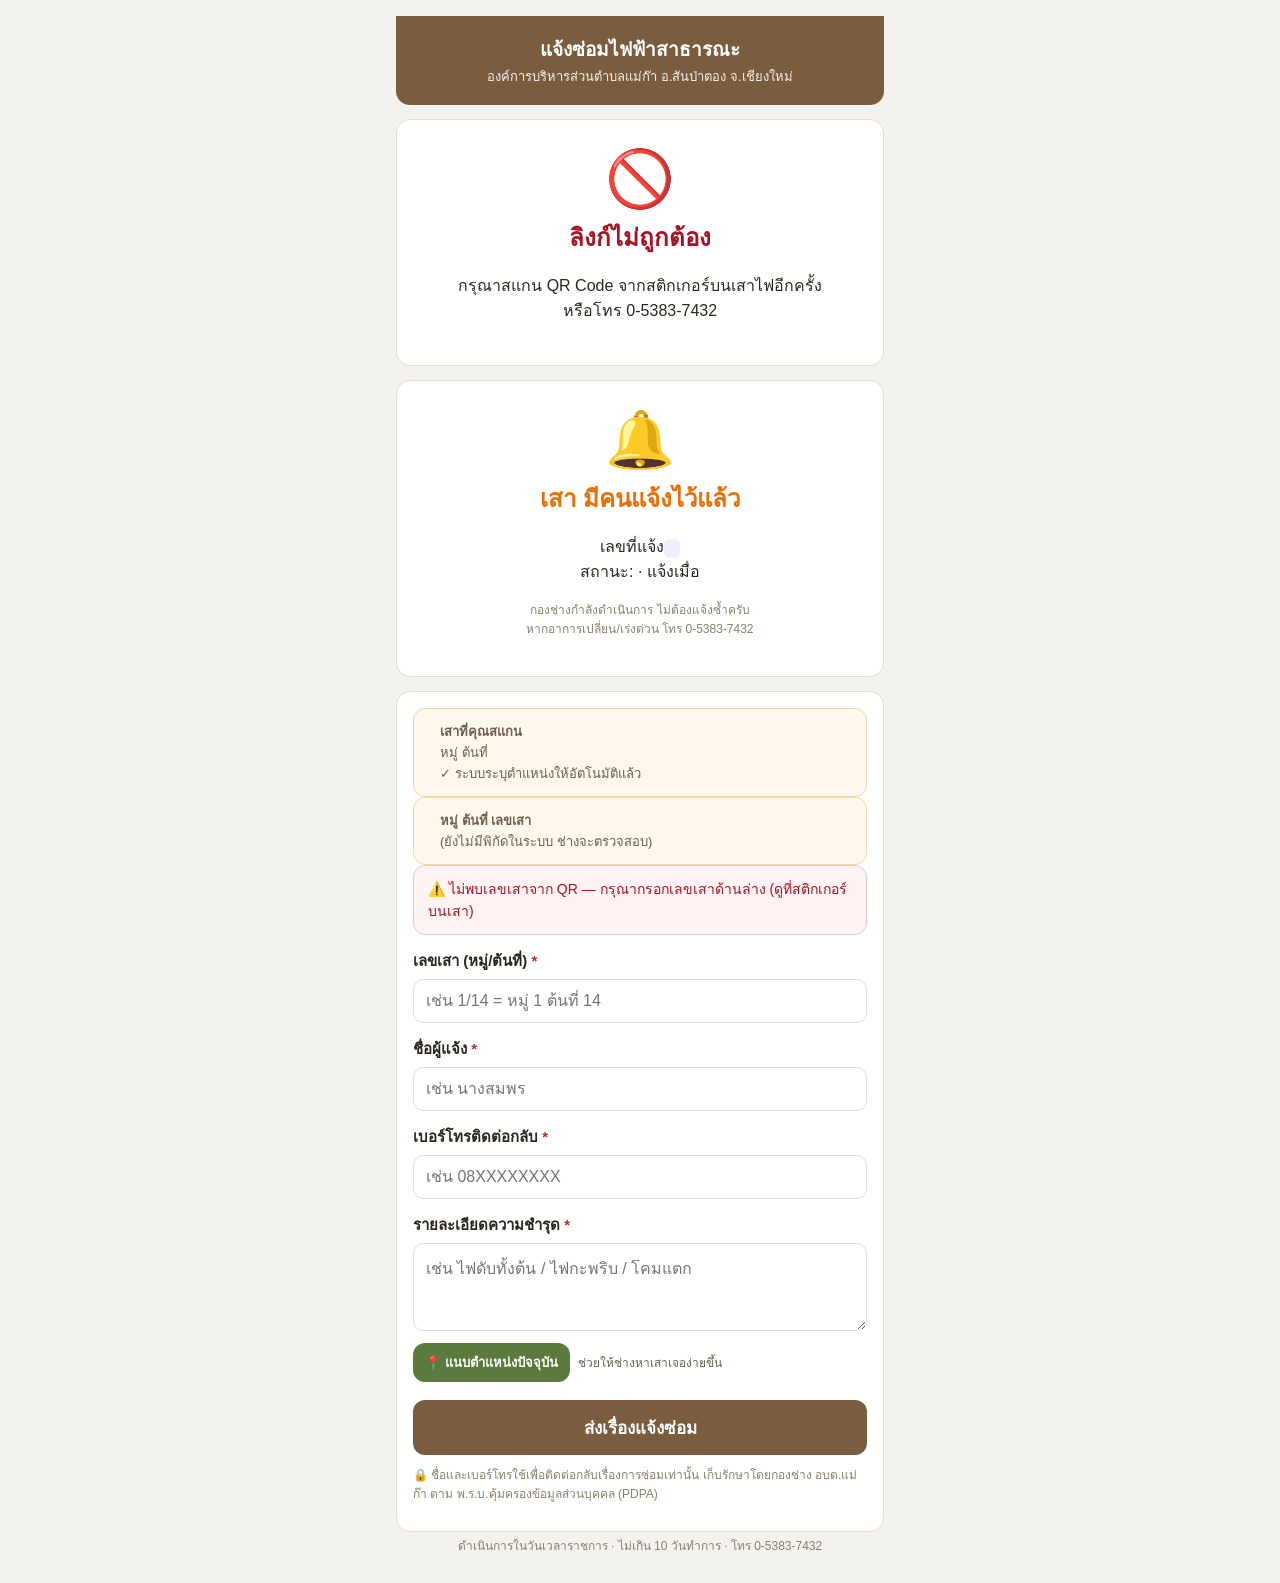
<file: apps_script/report.html>
<!DOCTYPE html>
<html lang="th">
<head>
<base target="_top">
<meta charset="utf-8">
<style>
  :root{ --brand:#7a5c3e; --accent:#e8a13a; --ok:#2e7d32; --bg:#f4f2ee; --card:#fff; --line:#e2ddd5; }
  *{box-sizing:border-box}
  body{font-family:"Sarabun","Segoe UI",sans-serif;margin:0;background:var(--bg);color:#2b2620;}
  .wrap{max-width:520px;margin:0 auto;padding:16px;}
  .head{background:var(--brand);color:#fff;padding:18px 16px;border-radius:0 0 14px 14px;text-align:center;}
  .head h1{font-size:19px;margin:0 0 2px;}
  .head p{margin:0;font-size:13px;opacity:.9}
  .card{background:var(--card);border:1px solid var(--line);border-radius:14px;padding:16px;margin-top:14px;}
  .pole-badge{display:flex;align-items:center;gap:12px;background:#fff7ec;border:1px solid #f0d9ac;border-radius:12px;padding:12px 14px;}
  .pole-badge .num{font-size:30px;font-weight:800;color:var(--brand);line-height:1;}
  .pole-badge .meta{font-size:13px;color:#6b5f4e;}
  .warn{background:#fff3f3;border:1px solid #f2c4c4;color:#a12; border-radius:12px;padding:12px 14px;font-size:14px;}
  label{display:block;font-weight:700;margin:14px 0 6px;font-size:15px;}
  .req{color:#c62828}
  input,textarea{width:100%;padding:12px;border:1px solid var(--line);border-radius:10px;font-size:16px;font-family:inherit;}
  textarea{min-height:88px;resize:vertical}
  .hint{font-size:12px;color:#8a7f6e;margin-top:4px}
  button{width:100%;padding:14px;border:0;border-radius:12px;background:var(--brand);color:#fff;font-size:17px;font-weight:700;margin-top:18px;cursor:pointer;}
  button:disabled{opacity:.6}
  .gps-row{display:flex;gap:8px;align-items:center;margin-top:8px}
  .gps-row button{width:auto;padding:9px 12px;margin:0;font-size:13px;background:#5b7a3e}
  .gps-status{font-size:12px;color:#6b5f4e}
  .done{text-align:center;padding:26px 10px}
  .done .check{font-size:56px}
  .done h2{color:var(--ok);margin:6px 0}
  .rid{font-family:monospace;background:#eef;padding:2px 8px;border-radius:6px}
</style>
</head>
<body>
<div class="wrap">
  <div class="head">
    <h1>แจ้งซ่อมไฟฟ้าสาธารณะ</h1>
    <p>องค์การบริหารส่วนตำบลแม่ก๊า อ.สันป่าตอง จ.เชียงใหม่</p>
  </div>

  <? if (!qrOk) { ?>
  <div class="card done">
    <div class="check">🚫</div>
    <h2 style="color:#a12">ลิงก์ไม่ถูกต้อง</h2>
    <p>กรุณาสแกน QR Code จากสติกเกอร์บนเสาไฟอีกครั้ง<br>หรือโทร 0-5383-7432</p>
  </div>
  <? } else if (openReport) { ?>
  <div class="card done">
    <div class="check">🔔</div>
    <h2 style="color:#ef6c00">เสา <?= poleId ?> มีคนแจ้งไว้แล้ว</h2>
    <p>เลขที่แจ้ง <span class="rid"><?= openReport.report_id ?></span><br>
       สถานะ: <b><?= openReport.status ?></b> · แจ้งเมื่อ <?= openReport.timestamp ?></p>
    <p class="hint">กองช่างกำลังดำเนินการ ไม่ต้องแจ้งซ้ำครับ<br>หากอาการเปลี่ยน/เร่งด่วน โทร 0-5383-7432</p>
  </div>
  <? } else { ?>
  <div id="formArea">
    <div class="card">
      <? var parts = String(poleId).split('/'); var moo = parts[0], ton = parts[1]; ?>
      <? if (pole) { ?>
        <div class="pole-badge">
          <div class="num"><?= pole.pole_id ?></div>
          <div class="meta">
            <div><b>เสาที่คุณสแกน</b></div>
            <? if (ton) { ?><div>หมู่ <?= moo ?> ต้นที่ <?= ton ?></div><? } ?>
            <? if (pole.address) { ?><div><?= pole.address ?></div><? } ?>
            <div>✓ ระบบระบุตำแหน่งให้อัตโนมัติแล้ว</div>
          </div>
        </div>
      <? } else if (poleId) { ?>
        <div class="pole-badge">
          <div class="num"><?= poleId ?></div>
          <div class="meta"><b><? if (ton) { ?>หมู่ <?= moo ?> ต้นที่ <?= ton ?><? } else { ?>เลขเสา <?= poleId ?><? } ?></b><br>(ยังไม่มีพิกัดในระบบ ช่างจะตรวจสอบ)</div>
        </div>
      <? } else { ?>
        <div class="warn">⚠️ ไม่พบเลขเสาจาก QR — กรุณากรอกเลขเสาด้านล่าง (ดูที่สติกเกอร์บนเสา)</div>
        <label>เลขเสา (หมู่/ต้นที่) <span class="req">*</span></label>
        <input id="manualPole" placeholder="เช่น 1/14 = หมู่ 1 ต้นที่ 14" inputmode="text">
      <? } ?>

      <label>ชื่อผู้แจ้ง <span class="req">*</span></label>
      <input id="name" placeholder="เช่น นางสมพร">

      <label>เบอร์โทรติดต่อกลับ <span class="req">*</span></label>
      <input id="phone" placeholder="เช่น 08XXXXXXXX" inputmode="tel">

      <label>รายละเอียดความชำรุด <span class="req">*</span></label>
      <textarea id="detail" placeholder="เช่น ไฟดับทั้งต้น / ไฟกะพริบ / โคมแตก"></textarea>

      <!-- honeypot: คนมองไม่เห็น บอทจะกรอก -->
      <div style="position:absolute;left:-9999px;top:-9999px" aria-hidden="true">
        <label>Website</label><input id="website" tabindex="-1" autocomplete="off">
      </div>

      <? if (!pole) { ?>
      <div class="gps-row">
        <button type="button" onclick="getGPS()">📍 แนบตำแหน่งปัจจุบัน</button>
        <span class="gps-status" id="gpsStatus">ช่วยให้ช่างหาเสาเจอง่ายขึ้น</span>
      </div>
      <? } ?>

      <button id="btn" onclick="submitForm()">ส่งเรื่องแจ้งซ่อม</button>
      <p class="hint" style="margin-top:10px">🔒 ชื่อและเบอร์โทรใช้เพื่อติดต่อกลับเรื่องการซ่อมเท่านั้น เก็บรักษาโดยกองช่าง อบต.แม่ก๊า ตาม พ.ร.บ.คุ้มครองข้อมูลส่วนบุคคล (PDPA)</p>
    </div>
    <p class="hint" style="text-align:center">ดำเนินการในวันเวลาราชการ · ไม่เกิน 10 วันทำการ · โทร 0-5383-7432</p>
  </div>

  <div id="doneArea" class="card done" style="display:none">
    <div class="check" id="doneIcon">✅</div>
    <h2 id="doneTitle">รับเรื่องแล้ว</h2>
    <p>เลขที่แจ้ง: <span class="rid" id="ridOut"></span></p>
    <p id="doneMsg">เจ้าหน้าที่กองช่างจะดำเนินการโดยเร็ว<br>ขอบคุณที่ช่วยดูแลชุมชนครับ</p>
  </div>
  <? } ?>
</div>

<script>
  var POLE_ID_FIXED = "<?= poleId ?>";
  var QR_K = "<?= k ?>";
  var OPENED_AT = Date.now();   // จับเวลาตั้งแต่เปิดหน้า กันบอทส่งทันที
  var gps = { lat:'', lng:'' };

  function getGPS(){
    var s = document.getElementById('gpsStatus');
    if(!navigator.geolocation){ s.textContent='อุปกรณ์ไม่รองรับ GPS'; return; }
    s.textContent='กำลังหาตำแหน่ง...';
    navigator.geolocation.getCurrentPosition(function(p){
      gps.lat = p.coords.latitude.toFixed(6);
      gps.lng = p.coords.longitude.toFixed(6);
      s.textContent = '📍 แนบแล้ว ('+gps.lat+', '+gps.lng+')';
    }, function(){ s.textContent='ไม่สามารถเข้าถึงตำแหน่งได้ (ข้ามได้)'; }, {enableHighAccuracy:true, timeout:8000});
  }

  function submitForm(){
    var poleId = POLE_ID_FIXED;
    var manual = document.getElementById('manualPole');
    if(!poleId && manual) poleId = manual.value.trim();
    var name = document.getElementById('name').value.trim();
    var phone = document.getElementById('phone').value.trim();
    var detail = document.getElementById('detail').value.trim();

    if(!poleId){ alert('กรุณากรอกเลขเสา'); return; }
    if(!name || !phone || !detail){ alert('กรุณากรอก ชื่อ / เบอร์โทร / รายละเอียด ให้ครบ'); return; }

    var btn = document.getElementById('btn');
    btn.disabled = true; btn.textContent = 'กำลังส่ง...';

    google.script.run
      .withSuccessHandler(function(res){
        document.getElementById('formArea').style.display='none';
        document.getElementById('ridOut').textContent = res.report_id;
        if(res.duplicate){
          document.getElementById('doneIcon').textContent='🔔';
          document.getElementById('doneTitle').textContent='เสานี้มีคนแจ้งไว้แล้ว';
          document.getElementById('doneTitle').style.color='#ef6c00';
          document.getElementById('doneMsg').innerHTML='สถานะ: <b>'+res.status+'</b><br>กองช่างกำลังดำเนินการ ไม่ต้องแจ้งซ้ำครับ';
        }
        document.getElementById('doneArea').style.display='block';
        window.scrollTo(0,0);
      })
      .withFailureHandler(function(err){
        btn.disabled=false; btn.textContent='ส่งเรื่องแจ้งซ่อม';
        alert(err.message.replace(/^Error:\s*/,''));
      })
      .submitReport({
        pole_id: poleId, k: QR_K, reporter_name:name, reporter_phone:phone,
        detail:detail, gps_lat:gps.lat, gps_lng:gps.lng,
        website: document.getElementById('website').value,  // honeypot
        opened_at: OPENED_AT
      });
  }
</script>
</body>
</html>
</file>
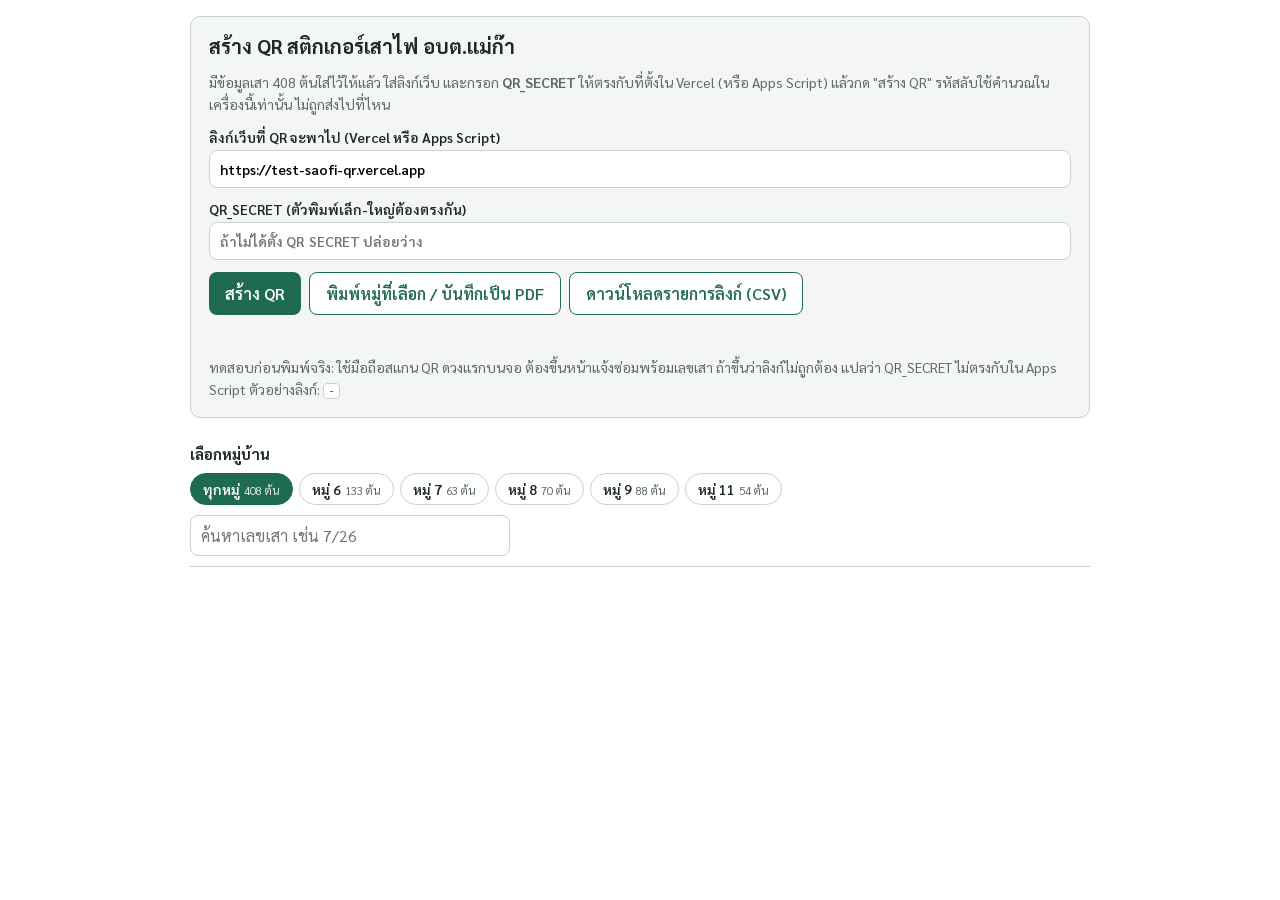
<file: docs/qr_maeka.html>
<!DOCTYPE html>
<html lang="th">
<head>
<meta charset="utf-8">
<meta name="viewport" content="width=device-width, initial-scale=1">
<title>QR เสาไฟ อบต.แม่ก๊า</title>
<link rel="stylesheet" href="https://fonts.googleapis.com/css2?family=Sarabun:wght@400;600;800&family=Noto+Serif+Thai:wght@500;700;900&display=swap">
<script>//---------------------------------------------------------------------
//
// QR Code Generator for JavaScript
//
// Copyright (c) 2009 Kazuhiko Arase
//
// URL: http://www.d-project.com/
//
// Licensed under the MIT license:
//  http://www.opensource.org/licenses/mit-license.php
//
// The word 'QR Code' is registered trademark of
// DENSO WAVE INCORPORATED
//  http://www.denso-wave.com/qrcode/faqpatent-e.html
//
//---------------------------------------------------------------------

var qrcode = function() {

  //---------------------------------------------------------------------
  // qrcode
  //---------------------------------------------------------------------

  /**
   * qrcode
   * @param typeNumber 1 to 40
   * @param errorCorrectionLevel 'L','M','Q','H'
   */
  var qrcode = function(typeNumber, errorCorrectionLevel) {

    var PAD0 = 0xEC;
    var PAD1 = 0x11;

    var _typeNumber = typeNumber;
    var _errorCorrectionLevel = QRErrorCorrectionLevel[errorCorrectionLevel];
    var _modules = null;
    var _moduleCount = 0;
    var _dataCache = null;
    var _dataList = [];

    var _this = {};

    var makeImpl = function(test, maskPattern) {

      _moduleCount = _typeNumber * 4 + 17;
      _modules = function(moduleCount) {
        var modules = new Array(moduleCount);
        for (var row = 0; row < moduleCount; row += 1) {
          modules[row] = new Array(moduleCount);
          for (var col = 0; col < moduleCount; col += 1) {
            modules[row][col] = null;
          }
        }
        return modules;
      }(_moduleCount);

      setupPositionProbePattern(0, 0);
      setupPositionProbePattern(_moduleCount - 7, 0);
      setupPositionProbePattern(0, _moduleCount - 7);
      setupPositionAdjustPattern();
      setupTimingPattern();
      setupTypeInfo(test, maskPattern);

      if (_typeNumber >= 7) {
        setupTypeNumber(test);
      }

      if (_dataCache == null) {
        _dataCache = createData(_typeNumber, _errorCorrectionLevel, _dataList);
      }

      mapData(_dataCache, maskPattern);
    };

    var setupPositionProbePattern = function(row, col) {

      for (var r = -1; r <= 7; r += 1) {

        if (row + r <= -1 || _moduleCount <= row + r) continue;

        for (var c = -1; c <= 7; c += 1) {

          if (col + c <= -1 || _moduleCount <= col + c) continue;

          if ( (0 <= r && r <= 6 && (c == 0 || c == 6) )
              || (0 <= c && c <= 6 && (r == 0 || r == 6) )
              || (2 <= r && r <= 4 && 2 <= c && c <= 4) ) {
            _modules[row + r][col + c] = true;
          } else {
            _modules[row + r][col + c] = false;
          }
        }
      }
    };

    var getBestMaskPattern = function() {

      var minLostPoint = 0;
      var pattern = 0;

      for (var i = 0; i < 8; i += 1) {

        makeImpl(true, i);

        var lostPoint = QRUtil.getLostPoint(_this);

        if (i == 0 || minLostPoint > lostPoint) {
          minLostPoint = lostPoint;
          pattern = i;
        }
      }

      return pattern;
    };

    var setupTimingPattern = function() {

      for (var r = 8; r < _moduleCount - 8; r += 1) {
        if (_modules[r][6] != null) {
          continue;
        }
        _modules[r][6] = (r % 2 == 0);
      }

      for (var c = 8; c < _moduleCount - 8; c += 1) {
        if (_modules[6][c] != null) {
          continue;
        }
        _modules[6][c] = (c % 2 == 0);
      }
    };

    var setupPositionAdjustPattern = function() {

      var pos = QRUtil.getPatternPosition(_typeNumber);

      for (var i = 0; i < pos.length; i += 1) {

        for (var j = 0; j < pos.length; j += 1) {

          var row = pos[i];
          var col = pos[j];

          if (_modules[row][col] != null) {
            continue;
          }

          for (var r = -2; r <= 2; r += 1) {

            for (var c = -2; c <= 2; c += 1) {

              if (r == -2 || r == 2 || c == -2 || c == 2
                  || (r == 0 && c == 0) ) {
                _modules[row + r][col + c] = true;
              } else {
                _modules[row + r][col + c] = false;
              }
            }
          }
        }
      }
    };

    var setupTypeNumber = function(test) {

      var bits = QRUtil.getBCHTypeNumber(_typeNumber);

      for (var i = 0; i < 18; i += 1) {
        var mod = (!test && ( (bits >> i) & 1) == 1);
        _modules[Math.floor(i / 3)][i % 3 + _moduleCount - 8 - 3] = mod;
      }

      for (var i = 0; i < 18; i += 1) {
        var mod = (!test && ( (bits >> i) & 1) == 1);
        _modules[i % 3 + _moduleCount - 8 - 3][Math.floor(i / 3)] = mod;
      }
    };

    var setupTypeInfo = function(test, maskPattern) {

      var data = (_errorCorrectionLevel << 3) | maskPattern;
      var bits = QRUtil.getBCHTypeInfo(data);

      // vertical
      for (var i = 0; i < 15; i += 1) {

        var mod = (!test && ( (bits >> i) & 1) == 1);

        if (i < 6) {
          _modules[i][8] = mod;
        } else if (i < 8) {
          _modules[i + 1][8] = mod;
        } else {
          _modules[_moduleCount - 15 + i][8] = mod;
        }
      }

      // horizontal
      for (var i = 0; i < 15; i += 1) {

        var mod = (!test && ( (bits >> i) & 1) == 1);

        if (i < 8) {
          _modules[8][_moduleCount - i - 1] = mod;
        } else if (i < 9) {
          _modules[8][15 - i - 1 + 1] = mod;
        } else {
          _modules[8][15 - i - 1] = mod;
        }
      }

      // fixed module
      _modules[_moduleCount - 8][8] = (!test);
    };

    var mapData = function(data, maskPattern) {

      var inc = -1;
      var row = _moduleCount - 1;
      var bitIndex = 7;
      var byteIndex = 0;
      var maskFunc = QRUtil.getMaskFunction(maskPattern);

      for (var col = _moduleCount - 1; col > 0; col -= 2) {

        if (col == 6) col -= 1;

        while (true) {

          for (var c = 0; c < 2; c += 1) {

            if (_modules[row][col - c] == null) {

              var dark = false;

              if (byteIndex < data.length) {
                dark = ( ( (data[byteIndex] >>> bitIndex) & 1) == 1);
              }

              var mask = maskFunc(row, col - c);

              if (mask) {
                dark = !dark;
              }

              _modules[row][col - c] = dark;
              bitIndex -= 1;

              if (bitIndex == -1) {
                byteIndex += 1;
                bitIndex = 7;
              }
            }
          }

          row += inc;

          if (row < 0 || _moduleCount <= row) {
            row -= inc;
            inc = -inc;
            break;
          }
        }
      }
    };

    var createBytes = function(buffer, rsBlocks) {

      var offset = 0;

      var maxDcCount = 0;
      var maxEcCount = 0;

      var dcdata = new Array(rsBlocks.length);
      var ecdata = new Array(rsBlocks.length);

      for (var r = 0; r < rsBlocks.length; r += 1) {

        var dcCount = rsBlocks[r].dataCount;
        var ecCount = rsBlocks[r].totalCount - dcCount;

        maxDcCount = Math.max(maxDcCount, dcCount);
        maxEcCount = Math.max(maxEcCount, ecCount);

        dcdata[r] = new Array(dcCount);

        for (var i = 0; i < dcdata[r].length; i += 1) {
          dcdata[r][i] = 0xff & buffer.getBuffer()[i + offset];
        }
        offset += dcCount;

        var rsPoly = QRUtil.getErrorCorrectPolynomial(ecCount);
        var rawPoly = qrPolynomial(dcdata[r], rsPoly.getLength() - 1);

        var modPoly = rawPoly.mod(rsPoly);
        ecdata[r] = new Array(rsPoly.getLength() - 1);
        for (var i = 0; i < ecdata[r].length; i += 1) {
          var modIndex = i + modPoly.getLength() - ecdata[r].length;
          ecdata[r][i] = (modIndex >= 0)? modPoly.getAt(modIndex) : 0;
        }
      }

      var totalCodeCount = 0;
      for (var i = 0; i < rsBlocks.length; i += 1) {
        totalCodeCount += rsBlocks[i].totalCount;
      }

      var data = new Array(totalCodeCount);
      var index = 0;

      for (var i = 0; i < maxDcCount; i += 1) {
        for (var r = 0; r < rsBlocks.length; r += 1) {
          if (i < dcdata[r].length) {
            data[index] = dcdata[r][i];
            index += 1;
          }
        }
      }

      for (var i = 0; i < maxEcCount; i += 1) {
        for (var r = 0; r < rsBlocks.length; r += 1) {
          if (i < ecdata[r].length) {
            data[index] = ecdata[r][i];
            index += 1;
          }
        }
      }

      return data;
    };

    var createData = function(typeNumber, errorCorrectionLevel, dataList) {

      var rsBlocks = QRRSBlock.getRSBlocks(typeNumber, errorCorrectionLevel);

      var buffer = qrBitBuffer();

      for (var i = 0; i < dataList.length; i += 1) {
        var data = dataList[i];
        buffer.put(data.getMode(), 4);
        buffer.put(data.getLength(), QRUtil.getLengthInBits(data.getMode(), typeNumber) );
        data.write(buffer);
      }

      // calc num max data.
      var totalDataCount = 0;
      for (var i = 0; i < rsBlocks.length; i += 1) {
        totalDataCount += rsBlocks[i].dataCount;
      }

      if (buffer.getLengthInBits() > totalDataCount * 8) {
        throw 'code length overflow. ('
          + buffer.getLengthInBits()
          + '>'
          + totalDataCount * 8
          + ')';
      }

      // end code
      if (buffer.getLengthInBits() + 4 <= totalDataCount * 8) {
        buffer.put(0, 4);
      }

      // padding
      while (buffer.getLengthInBits() % 8 != 0) {
        buffer.putBit(false);
      }

      // padding
      while (true) {

        if (buffer.getLengthInBits() >= totalDataCount * 8) {
          break;
        }
        buffer.put(PAD0, 8);

        if (buffer.getLengthInBits() >= totalDataCount * 8) {
          break;
        }
        buffer.put(PAD1, 8);
      }

      return createBytes(buffer, rsBlocks);
    };

    _this.addData = function(data, mode) {

      mode = mode || 'Byte';

      var newData = null;

      switch(mode) {
      case 'Numeric' :
        newData = qrNumber(data);
        break;
      case 'Alphanumeric' :
        newData = qrAlphaNum(data);
        break;
      case 'Byte' :
        newData = qr8BitByte(data);
        break;
      case 'Kanji' :
        newData = qrKanji(data);
        break;
      default :
        throw 'mode:' + mode;
      }

      _dataList.push(newData);
      _dataCache = null;
    };

    _this.isDark = function(row, col) {
      if (row < 0 || _moduleCount <= row || col < 0 || _moduleCount <= col) {
        throw row + ',' + col;
      }
      return _modules[row][col];
    };

    _this.getModuleCount = function() {
      return _moduleCount;
    };

    _this.make = function() {
      if (_typeNumber < 1) {
        var typeNumber = 1;

        for (; typeNumber < 40; typeNumber++) {
          var rsBlocks = QRRSBlock.getRSBlocks(typeNumber, _errorCorrectionLevel);
          var buffer = qrBitBuffer();

          for (var i = 0; i < _dataList.length; i++) {
            var data = _dataList[i];
            buffer.put(data.getMode(), 4);
            buffer.put(data.getLength(), QRUtil.getLengthInBits(data.getMode(), typeNumber) );
            data.write(buffer);
          }

          var totalDataCount = 0;
          for (var i = 0; i < rsBlocks.length; i++) {
            totalDataCount += rsBlocks[i].dataCount;
          }

          if (buffer.getLengthInBits() <= totalDataCount * 8) {
            break;
          }
        }

        _typeNumber = typeNumber;
      }

      makeImpl(false, getBestMaskPattern() );
    };

    _this.createTableTag = function(cellSize, margin) {

      cellSize = cellSize || 2;
      margin = (typeof margin == 'undefined')? cellSize * 4 : margin;

      var qrHtml = '';

      qrHtml += '<table style="';
      qrHtml += ' border-width: 0px; border-style: none;';
      qrHtml += ' border-collapse: collapse;';
      qrHtml += ' padding: 0px; margin: ' + margin + 'px;';
      qrHtml += '">';
      qrHtml += '<tbody>';

      for (var r = 0; r < _this.getModuleCount(); r += 1) {

        qrHtml += '<tr>';

        for (var c = 0; c < _this.getModuleCount(); c += 1) {
          qrHtml += '<td style="';
          qrHtml += ' border-width: 0px; border-style: none;';
          qrHtml += ' border-collapse: collapse;';
          qrHtml += ' padding: 0px; margin: 0px;';
          qrHtml += ' width: ' + cellSize + 'px;';
          qrHtml += ' height: ' + cellSize + 'px;';
          qrHtml += ' background-color: ';
          qrHtml += _this.isDark(r, c)? '#000000' : '#ffffff';
          qrHtml += ';';
          qrHtml += '"/>';
        }

        qrHtml += '</tr>';
      }

      qrHtml += '</tbody>';
      qrHtml += '</table>';

      return qrHtml;
    };

    _this.createSvgTag = function(cellSize, margin, alt, title) {

      var opts = {};
      if (typeof arguments[0] == 'object') {
        // Called by options.
        opts = arguments[0];
        // overwrite cellSize and margin.
        cellSize = opts.cellSize;
        margin = opts.margin;
        alt = opts.alt;
        title = opts.title;
      }

      cellSize = cellSize || 2;
      margin = (typeof margin == 'undefined')? cellSize * 4 : margin;

      // Compose alt property surrogate
      alt = (typeof alt === 'string') ? {text: alt} : alt || {};
      alt.text = alt.text || null;
      alt.id = (alt.text) ? alt.id || 'qrcode-description' : null;

      // Compose title property surrogate
      title = (typeof title === 'string') ? {text: title} : title || {};
      title.text = title.text || null;
      title.id = (title.text) ? title.id || 'qrcode-title' : null;

      var size = _this.getModuleCount() * cellSize + margin * 2;
      var c, mc, r, mr, qrSvg='', rect;

      rect = 'l' + cellSize + ',0 0,' + cellSize +
        ' -' + cellSize + ',0 0,-' + cellSize + 'z ';

      qrSvg += '<svg version="1.1" xmlns="http://www.w3.org/2000/svg"';
      qrSvg += !opts.scalable ? ' width="' + size + 'px" height="' + size + 'px"' : '';
      qrSvg += ' viewBox="0 0 ' + size + ' ' + size + '" ';
      qrSvg += ' preserveAspectRatio="xMinYMin meet"';
      qrSvg += (title.text || alt.text) ? ' role="img" aria-labelledby="' +
          escapeXml([title.id, alt.id].join(' ').trim() ) + '"' : '';
      qrSvg += '>';
      qrSvg += (title.text) ? '<title id="' + escapeXml(title.id) + '">' +
          escapeXml(title.text) + '</title>' : '';
      qrSvg += (alt.text) ? '<description id="' + escapeXml(alt.id) + '">' +
          escapeXml(alt.text) + '</description>' : '';
      qrSvg += '<rect width="100%" height="100%" fill="white" cx="0" cy="0"/>';
      qrSvg += '<path d="';

      for (r = 0; r < _this.getModuleCount(); r += 1) {
        mr = r * cellSize + margin;
        for (c = 0; c < _this.getModuleCount(); c += 1) {
          if (_this.isDark(r, c) ) {
            mc = c*cellSize+margin;
            qrSvg += 'M' + mc + ',' + mr + rect;
          }
        }
      }

      qrSvg += '" stroke="transparent" fill="black"/>';
      qrSvg += '</svg>';

      return qrSvg;
    };

    _this.createDataURL = function(cellSize, margin) {

      cellSize = cellSize || 2;
      margin = (typeof margin == 'undefined')? cellSize * 4 : margin;

      var size = _this.getModuleCount() * cellSize + margin * 2;
      var min = margin;
      var max = size - margin;

      return createDataURL(size, size, function(x, y) {
        if (min <= x && x < max && min <= y && y < max) {
          var c = Math.floor( (x - min) / cellSize);
          var r = Math.floor( (y - min) / cellSize);
          return _this.isDark(r, c)? 0 : 1;
        } else {
          return 1;
        }
      } );
    };

    _this.createImgTag = function(cellSize, margin, alt) {

      cellSize = cellSize || 2;
      margin = (typeof margin == 'undefined')? cellSize * 4 : margin;

      var size = _this.getModuleCount() * cellSize + margin * 2;

      var img = '';
      img += '<img';
      img += '\u0020src="';
      img += _this.createDataURL(cellSize, margin);
      img += '"';
      img += '\u0020width="';
      img += size;
      img += '"';
      img += '\u0020height="';
      img += size;
      img += '"';
      if (alt) {
        img += '\u0020alt="';
        img += escapeXml(alt);
        img += '"';
      }
      img += '/>';

      return img;
    };

    var escapeXml = function(s) {
      var escaped = '';
      for (var i = 0; i < s.length; i += 1) {
        var c = s.charAt(i);
        switch(c) {
        case '<': escaped += '&lt;'; break;
        case '>': escaped += '&gt;'; break;
        case '&': escaped += '&amp;'; break;
        case '"': escaped += '&quot;'; break;
        default : escaped += c; break;
        }
      }
      return escaped;
    };

    var _createHalfASCII = function(margin) {
      var cellSize = 1;
      margin = (typeof margin == 'undefined')? cellSize * 2 : margin;

      var size = _this.getModuleCount() * cellSize + margin * 2;
      var min = margin;
      var max = size - margin;

      var y, x, r1, r2, p;

      var blocks = {
        '██': '█',
        '█ ': '▀',
        ' █': '▄',
        '  ': ' '
      };

      var blocksLastLineNoMargin = {
        '██': '▀',
        '█ ': '▀',
        ' █': ' ',
        '  ': ' '
      };

      var ascii = '';
      for (y = 0; y < size; y += 2) {
        r1 = Math.floor((y - min) / cellSize);
        r2 = Math.floor((y + 1 - min) / cellSize);
        for (x = 0; x < size; x += 1) {
          p = '█';

          if (min <= x && x < max && min <= y && y < max && _this.isDark(r1, Math.floor((x - min) / cellSize))) {
            p = ' ';
          }

          if (min <= x && x < max && min <= y+1 && y+1 < max && _this.isDark(r2, Math.floor((x - min) / cellSize))) {
            p += ' ';
          }
          else {
            p += '█';
          }

          // Output 2 characters per pixel, to create full square. 1 character per pixels gives only half width of square.
          ascii += (margin < 1 && y+1 >= max) ? blocksLastLineNoMargin[p] : blocks[p];
        }

        ascii += '\n';
      }

      if (size % 2 && margin > 0) {
        return ascii.substring(0, ascii.length - size - 1) + Array(size+1).join('▀');
      }

      return ascii.substring(0, ascii.length-1);
    };

    _this.createASCII = function(cellSize, margin) {
      cellSize = cellSize || 1;

      if (cellSize < 2) {
        return _createHalfASCII(margin);
      }

      cellSize -= 1;
      margin = (typeof margin == 'undefined')? cellSize * 2 : margin;

      var size = _this.getModuleCount() * cellSize + margin * 2;
      var min = margin;
      var max = size - margin;

      var y, x, r, p;

      var white = Array(cellSize+1).join('██');
      var black = Array(cellSize+1).join('  ');

      var ascii = '';
      var line = '';
      for (y = 0; y < size; y += 1) {
        r = Math.floor( (y - min) / cellSize);
        line = '';
        for (x = 0; x < size; x += 1) {
          p = 1;

          if (min <= x && x < max && min <= y && y < max && _this.isDark(r, Math.floor((x - min) / cellSize))) {
            p = 0;
          }

          // Output 2 characters per pixel, to create full square. 1 character per pixels gives only half width of square.
          line += p ? white : black;
        }

        for (r = 0; r < cellSize; r += 1) {
          ascii += line + '\n';
        }
      }

      return ascii.substring(0, ascii.length-1);
    };

    _this.renderTo2dContext = function(context, cellSize) {
      cellSize = cellSize || 2;
      var length = _this.getModuleCount();
      for (var row = 0; row < length; row++) {
        for (var col = 0; col < length; col++) {
          context.fillStyle = _this.isDark(row, col) ? 'black' : 'white';
          context.fillRect(row * cellSize, col * cellSize, cellSize, cellSize);
        }
      }
    }

    return _this;
  };

  //---------------------------------------------------------------------
  // qrcode.stringToBytes
  //---------------------------------------------------------------------

  qrcode.stringToBytesFuncs = {
    'default' : function(s) {
      var bytes = [];
      for (var i = 0; i < s.length; i += 1) {
        var c = s.charCodeAt(i);
        bytes.push(c & 0xff);
      }
      return bytes;
    }
  };

  qrcode.stringToBytes = qrcode.stringToBytesFuncs['default'];

  //---------------------------------------------------------------------
  // qrcode.createStringToBytes
  //---------------------------------------------------------------------

  /**
   * @param unicodeData base64 string of byte array.
   * [16bit Unicode],[16bit Bytes], ...
   * @param numChars
   */
  qrcode.createStringToBytes = function(unicodeData, numChars) {

    // create conversion map.

    var unicodeMap = function() {

      var bin = base64DecodeInputStream(unicodeData);
      var read = function() {
        var b = bin.read();
        if (b == -1) throw 'eof';
        return b;
      };

      var count = 0;
      var unicodeMap = {};
      while (true) {
        var b0 = bin.read();
        if (b0 == -1) break;
        var b1 = read();
        var b2 = read();
        var b3 = read();
        var k = String.fromCharCode( (b0 << 8) | b1);
        var v = (b2 << 8) | b3;
        unicodeMap[k] = v;
        count += 1;
      }
      if (count != numChars) {
        throw count + ' != ' + numChars;
      }

      return unicodeMap;
    }();

    var unknownChar = '?'.charCodeAt(0);

    return function(s) {
      var bytes = [];
      for (var i = 0; i < s.length; i += 1) {
        var c = s.charCodeAt(i);
        if (c < 128) {
          bytes.push(c);
        } else {
          var b = unicodeMap[s.charAt(i)];
          if (typeof b == 'number') {
            if ( (b & 0xff) == b) {
              // 1byte
              bytes.push(b);
            } else {
              // 2bytes
              bytes.push(b >>> 8);
              bytes.push(b & 0xff);
            }
          } else {
            bytes.push(unknownChar);
          }
        }
      }
      return bytes;
    };
  };

  //---------------------------------------------------------------------
  // QRMode
  //---------------------------------------------------------------------

  var QRMode = {
    MODE_NUMBER :    1 << 0,
    MODE_ALPHA_NUM : 1 << 1,
    MODE_8BIT_BYTE : 1 << 2,
    MODE_KANJI :     1 << 3
  };

  //---------------------------------------------------------------------
  // QRErrorCorrectionLevel
  //---------------------------------------------------------------------

  var QRErrorCorrectionLevel = {
    L : 1,
    M : 0,
    Q : 3,
    H : 2
  };

  //---------------------------------------------------------------------
  // QRMaskPattern
  //---------------------------------------------------------------------

  var QRMaskPattern = {
    PATTERN000 : 0,
    PATTERN001 : 1,
    PATTERN010 : 2,
    PATTERN011 : 3,
    PATTERN100 : 4,
    PATTERN101 : 5,
    PATTERN110 : 6,
    PATTERN111 : 7
  };

  //---------------------------------------------------------------------
  // QRUtil
  //---------------------------------------------------------------------

  var QRUtil = function() {

    var PATTERN_POSITION_TABLE = [
      [],
      [6, 18],
      [6, 22],
      [6, 26],
      [6, 30],
      [6, 34],
      [6, 22, 38],
      [6, 24, 42],
      [6, 26, 46],
      [6, 28, 50],
      [6, 30, 54],
      [6, 32, 58],
      [6, 34, 62],
      [6, 26, 46, 66],
      [6, 26, 48, 70],
      [6, 26, 50, 74],
      [6, 30, 54, 78],
      [6, 30, 56, 82],
      [6, 30, 58, 86],
      [6, 34, 62, 90],
      [6, 28, 50, 72, 94],
      [6, 26, 50, 74, 98],
      [6, 30, 54, 78, 102],
      [6, 28, 54, 80, 106],
      [6, 32, 58, 84, 110],
      [6, 30, 58, 86, 114],
      [6, 34, 62, 90, 118],
      [6, 26, 50, 74, 98, 122],
      [6, 30, 54, 78, 102, 126],
      [6, 26, 52, 78, 104, 130],
      [6, 30, 56, 82, 108, 134],
      [6, 34, 60, 86, 112, 138],
      [6, 30, 58, 86, 114, 142],
      [6, 34, 62, 90, 118, 146],
      [6, 30, 54, 78, 102, 126, 150],
      [6, 24, 50, 76, 102, 128, 154],
      [6, 28, 54, 80, 106, 132, 158],
      [6, 32, 58, 84, 110, 136, 162],
      [6, 26, 54, 82, 110, 138, 166],
      [6, 30, 58, 86, 114, 142, 170]
    ];
    var G15 = (1 << 10) | (1 << 8) | (1 << 5) | (1 << 4) | (1 << 2) | (1 << 1) | (1 << 0);
    var G18 = (1 << 12) | (1 << 11) | (1 << 10) | (1 << 9) | (1 << 8) | (1 << 5) | (1 << 2) | (1 << 0);
    var G15_MASK = (1 << 14) | (1 << 12) | (1 << 10) | (1 << 4) | (1 << 1);

    var _this = {};

    var getBCHDigit = function(data) {
      var digit = 0;
      while (data != 0) {
        digit += 1;
        data >>>= 1;
      }
      return digit;
    };

    _this.getBCHTypeInfo = function(data) {
      var d = data << 10;
      while (getBCHDigit(d) - getBCHDigit(G15) >= 0) {
        d ^= (G15 << (getBCHDigit(d) - getBCHDigit(G15) ) );
      }
      return ( (data << 10) | d) ^ G15_MASK;
    };

    _this.getBCHTypeNumber = function(data) {
      var d = data << 12;
      while (getBCHDigit(d) - getBCHDigit(G18) >= 0) {
        d ^= (G18 << (getBCHDigit(d) - getBCHDigit(G18) ) );
      }
      return (data << 12) | d;
    };

    _this.getPatternPosition = function(typeNumber) {
      return PATTERN_POSITION_TABLE[typeNumber - 1];
    };

    _this.getMaskFunction = function(maskPattern) {

      switch (maskPattern) {

      case QRMaskPattern.PATTERN000 :
        return function(i, j) { return (i + j) % 2 == 0; };
      case QRMaskPattern.PATTERN001 :
        return function(i, j) { return i % 2 == 0; };
      case QRMaskPattern.PATTERN010 :
        return function(i, j) { return j % 3 == 0; };
      case QRMaskPattern.PATTERN011 :
        return function(i, j) { return (i + j) % 3 == 0; };
      case QRMaskPattern.PATTERN100 :
        return function(i, j) { return (Math.floor(i / 2) + Math.floor(j / 3) ) % 2 == 0; };
      case QRMaskPattern.PATTERN101 :
        return function(i, j) { return (i * j) % 2 + (i * j) % 3 == 0; };
      case QRMaskPattern.PATTERN110 :
        return function(i, j) { return ( (i * j) % 2 + (i * j) % 3) % 2 == 0; };
      case QRMaskPattern.PATTERN111 :
        return function(i, j) { return ( (i * j) % 3 + (i + j) % 2) % 2 == 0; };

      default :
        throw 'bad maskPattern:' + maskPattern;
      }
    };

    _this.getErrorCorrectPolynomial = function(errorCorrectLength) {
      var a = qrPolynomial([1], 0);
      for (var i = 0; i < errorCorrectLength; i += 1) {
        a = a.multiply(qrPolynomial([1, QRMath.gexp(i)], 0) );
      }
      return a;
    };

    _this.getLengthInBits = function(mode, type) {

      if (1 <= type && type < 10) {

        // 1 - 9

        switch(mode) {
        case QRMode.MODE_NUMBER    : return 10;
        case QRMode.MODE_ALPHA_NUM : return 9;
        case QRMode.MODE_8BIT_BYTE : return 8;
        case QRMode.MODE_KANJI     : return 8;
        default :
          throw 'mode:' + mode;
        }

      } else if (type < 27) {

        // 10 - 26

        switch(mode) {
        case QRMode.MODE_NUMBER    : return 12;
        case QRMode.MODE_ALPHA_NUM : return 11;
        case QRMode.MODE_8BIT_BYTE : return 16;
        case QRMode.MODE_KANJI     : return 10;
        default :
          throw 'mode:' + mode;
        }

      } else if (type < 41) {

        // 27 - 40

        switch(mode) {
        case QRMode.MODE_NUMBER    : return 14;
        case QRMode.MODE_ALPHA_NUM : return 13;
        case QRMode.MODE_8BIT_BYTE : return 16;
        case QRMode.MODE_KANJI     : return 12;
        default :
          throw 'mode:' + mode;
        }

      } else {
        throw 'type:' + type;
      }
    };

    _this.getLostPoint = function(qrcode) {

      var moduleCount = qrcode.getModuleCount();

      var lostPoint = 0;

      // LEVEL1

      for (var row = 0; row < moduleCount; row += 1) {
        for (var col = 0; col < moduleCount; col += 1) {

          var sameCount = 0;
          var dark = qrcode.isDark(row, col);

          for (var r = -1; r <= 1; r += 1) {

            if (row + r < 0 || moduleCount <= row + r) {
              continue;
            }

            for (var c = -1; c <= 1; c += 1) {

              if (col + c < 0 || moduleCount <= col + c) {
                continue;
              }

              if (r == 0 && c == 0) {
                continue;
              }

              if (dark == qrcode.isDark(row + r, col + c) ) {
                sameCount += 1;
              }
            }
          }

          if (sameCount > 5) {
            lostPoint += (3 + sameCount - 5);
          }
        }
      };

      // LEVEL2

      for (var row = 0; row < moduleCount - 1; row += 1) {
        for (var col = 0; col < moduleCount - 1; col += 1) {
          var count = 0;
          if (qrcode.isDark(row, col) ) count += 1;
          if (qrcode.isDark(row + 1, col) ) count += 1;
          if (qrcode.isDark(row, col + 1) ) count += 1;
          if (qrcode.isDark(row + 1, col + 1) ) count += 1;
          if (count == 0 || count == 4) {
            lostPoint += 3;
          }
        }
      }

      // LEVEL3

      for (var row = 0; row < moduleCount; row += 1) {
        for (var col = 0; col < moduleCount - 6; col += 1) {
          if (qrcode.isDark(row, col)
              && !qrcode.isDark(row, col + 1)
              &&  qrcode.isDark(row, col + 2)
              &&  qrcode.isDark(row, col + 3)
              &&  qrcode.isDark(row, col + 4)
              && !qrcode.isDark(row, col + 5)
              &&  qrcode.isDark(row, col + 6) ) {
            lostPoint += 40;
          }
        }
      }

      for (var col = 0; col < moduleCount; col += 1) {
        for (var row = 0; row < moduleCount - 6; row += 1) {
          if (qrcode.isDark(row, col)
              && !qrcode.isDark(row + 1, col)
              &&  qrcode.isDark(row + 2, col)
              &&  qrcode.isDark(row + 3, col)
              &&  qrcode.isDark(row + 4, col)
              && !qrcode.isDark(row + 5, col)
              &&  qrcode.isDark(row + 6, col) ) {
            lostPoint += 40;
          }
        }
      }

      // LEVEL4

      var darkCount = 0;

      for (var col = 0; col < moduleCount; col += 1) {
        for (var row = 0; row < moduleCount; row += 1) {
          if (qrcode.isDark(row, col) ) {
            darkCount += 1;
          }
        }
      }

      var ratio = Math.abs(100 * darkCount / moduleCount / moduleCount - 50) / 5;
      lostPoint += ratio * 10;

      return lostPoint;
    };

    return _this;
  }();

  //---------------------------------------------------------------------
  // QRMath
  //---------------------------------------------------------------------

  var QRMath = function() {

    var EXP_TABLE = new Array(256);
    var LOG_TABLE = new Array(256);

    // initialize tables
    for (var i = 0; i < 8; i += 1) {
      EXP_TABLE[i] = 1 << i;
    }
    for (var i = 8; i < 256; i += 1) {
      EXP_TABLE[i] = EXP_TABLE[i - 4]
        ^ EXP_TABLE[i - 5]
        ^ EXP_TABLE[i - 6]
        ^ EXP_TABLE[i - 8];
    }
    for (var i = 0; i < 255; i += 1) {
      LOG_TABLE[EXP_TABLE[i] ] = i;
    }

    var _this = {};

    _this.glog = function(n) {

      if (n < 1) {
        throw 'glog(' + n + ')';
      }

      return LOG_TABLE[n];
    };

    _this.gexp = function(n) {

      while (n < 0) {
        n += 255;
      }

      while (n >= 256) {
        n -= 255;
      }

      return EXP_TABLE[n];
    };

    return _this;
  }();

  //---------------------------------------------------------------------
  // qrPolynomial
  //---------------------------------------------------------------------

  function qrPolynomial(num, shift) {

    if (typeof num.length == 'undefined') {
      throw num.length + '/' + shift;
    }

    var _num = function() {
      var offset = 0;
      while (offset < num.length && num[offset] == 0) {
        offset += 1;
      }
      var _num = new Array(num.length - offset + shift);
      for (var i = 0; i < num.length - offset; i += 1) {
        _num[i] = num[i + offset];
      }
      return _num;
    }();

    var _this = {};

    _this.getAt = function(index) {
      return _num[index];
    };

    _this.getLength = function() {
      return _num.length;
    };

    _this.multiply = function(e) {

      var num = new Array(_this.getLength() + e.getLength() - 1);

      for (var i = 0; i < _this.getLength(); i += 1) {
        for (var j = 0; j < e.getLength(); j += 1) {
          num[i + j] ^= QRMath.gexp(QRMath.glog(_this.getAt(i) ) + QRMath.glog(e.getAt(j) ) );
        }
      }

      return qrPolynomial(num, 0);
    };

    _this.mod = function(e) {

      if (_this.getLength() - e.getLength() < 0) {
        return _this;
      }

      var ratio = QRMath.glog(_this.getAt(0) ) - QRMath.glog(e.getAt(0) );

      var num = new Array(_this.getLength() );
      for (var i = 0; i < _this.getLength(); i += 1) {
        num[i] = _this.getAt(i);
      }

      for (var i = 0; i < e.getLength(); i += 1) {
        num[i] ^= QRMath.gexp(QRMath.glog(e.getAt(i) ) + ratio);
      }

      // recursive call
      return qrPolynomial(num, 0).mod(e);
    };

    return _this;
  };

  //---------------------------------------------------------------------
  // QRRSBlock
  //---------------------------------------------------------------------

  var QRRSBlock = function() {

    var RS_BLOCK_TABLE = [

      // L
      // M
      // Q
      // H

      // 1
      [1, 26, 19],
      [1, 26, 16],
      [1, 26, 13],
      [1, 26, 9],

      // 2
      [1, 44, 34],
      [1, 44, 28],
      [1, 44, 22],
      [1, 44, 16],

      // 3
      [1, 70, 55],
      [1, 70, 44],
      [2, 35, 17],
      [2, 35, 13],

      // 4
      [1, 100, 80],
      [2, 50, 32],
      [2, 50, 24],
      [4, 25, 9],

      // 5
      [1, 134, 108],
      [2, 67, 43],
      [2, 33, 15, 2, 34, 16],
      [2, 33, 11, 2, 34, 12],

      // 6
      [2, 86, 68],
      [4, 43, 27],
      [4, 43, 19],
      [4, 43, 15],

      // 7
      [2, 98, 78],
      [4, 49, 31],
      [2, 32, 14, 4, 33, 15],
      [4, 39, 13, 1, 40, 14],

      // 8
      [2, 121, 97],
      [2, 60, 38, 2, 61, 39],
      [4, 40, 18, 2, 41, 19],
      [4, 40, 14, 2, 41, 15],

      // 9
      [2, 146, 116],
      [3, 58, 36, 2, 59, 37],
      [4, 36, 16, 4, 37, 17],
      [4, 36, 12, 4, 37, 13],

      // 10
      [2, 86, 68, 2, 87, 69],
      [4, 69, 43, 1, 70, 44],
      [6, 43, 19, 2, 44, 20],
      [6, 43, 15, 2, 44, 16],

      // 11
      [4, 101, 81],
      [1, 80, 50, 4, 81, 51],
      [4, 50, 22, 4, 51, 23],
      [3, 36, 12, 8, 37, 13],

      // 12
      [2, 116, 92, 2, 117, 93],
      [6, 58, 36, 2, 59, 37],
      [4, 46, 20, 6, 47, 21],
      [7, 42, 14, 4, 43, 15],

      // 13
      [4, 133, 107],
      [8, 59, 37, 1, 60, 38],
      [8, 44, 20, 4, 45, 21],
      [12, 33, 11, 4, 34, 12],

      // 14
      [3, 145, 115, 1, 146, 116],
      [4, 64, 40, 5, 65, 41],
      [11, 36, 16, 5, 37, 17],
      [11, 36, 12, 5, 37, 13],

      // 15
      [5, 109, 87, 1, 110, 88],
      [5, 65, 41, 5, 66, 42],
      [5, 54, 24, 7, 55, 25],
      [11, 36, 12, 7, 37, 13],

      // 16
      [5, 122, 98, 1, 123, 99],
      [7, 73, 45, 3, 74, 46],
      [15, 43, 19, 2, 44, 20],
      [3, 45, 15, 13, 46, 16],

      // 17
      [1, 135, 107, 5, 136, 108],
      [10, 74, 46, 1, 75, 47],
      [1, 50, 22, 15, 51, 23],
      [2, 42, 14, 17, 43, 15],

      // 18
      [5, 150, 120, 1, 151, 121],
      [9, 69, 43, 4, 70, 44],
      [17, 50, 22, 1, 51, 23],
      [2, 42, 14, 19, 43, 15],

      // 19
      [3, 141, 113, 4, 142, 114],
      [3, 70, 44, 11, 71, 45],
      [17, 47, 21, 4, 48, 22],
      [9, 39, 13, 16, 40, 14],

      // 20
      [3, 135, 107, 5, 136, 108],
      [3, 67, 41, 13, 68, 42],
      [15, 54, 24, 5, 55, 25],
      [15, 43, 15, 10, 44, 16],

      // 21
      [4, 144, 116, 4, 145, 117],
      [17, 68, 42],
      [17, 50, 22, 6, 51, 23],
      [19, 46, 16, 6, 47, 17],

      // 22
      [2, 139, 111, 7, 140, 112],
      [17, 74, 46],
      [7, 54, 24, 16, 55, 25],
      [34, 37, 13],

      // 23
      [4, 151, 121, 5, 152, 122],
      [4, 75, 47, 14, 76, 48],
      [11, 54, 24, 14, 55, 25],
      [16, 45, 15, 14, 46, 16],

      // 24
      [6, 147, 117, 4, 148, 118],
      [6, 73, 45, 14, 74, 46],
      [11, 54, 24, 16, 55, 25],
      [30, 46, 16, 2, 47, 17],

      // 25
      [8, 132, 106, 4, 133, 107],
      [8, 75, 47, 13, 76, 48],
      [7, 54, 24, 22, 55, 25],
      [22, 45, 15, 13, 46, 16],

      // 26
      [10, 142, 114, 2, 143, 115],
      [19, 74, 46, 4, 75, 47],
      [28, 50, 22, 6, 51, 23],
      [33, 46, 16, 4, 47, 17],

      // 27
      [8, 152, 122, 4, 153, 123],
      [22, 73, 45, 3, 74, 46],
      [8, 53, 23, 26, 54, 24],
      [12, 45, 15, 28, 46, 16],

      // 28
      [3, 147, 117, 10, 148, 118],
      [3, 73, 45, 23, 74, 46],
      [4, 54, 24, 31, 55, 25],
      [11, 45, 15, 31, 46, 16],

      // 29
      [7, 146, 116, 7, 147, 117],
      [21, 73, 45, 7, 74, 46],
      [1, 53, 23, 37, 54, 24],
      [19, 45, 15, 26, 46, 16],

      // 30
      [5, 145, 115, 10, 146, 116],
      [19, 75, 47, 10, 76, 48],
      [15, 54, 24, 25, 55, 25],
      [23, 45, 15, 25, 46, 16],

      // 31
      [13, 145, 115, 3, 146, 116],
      [2, 74, 46, 29, 75, 47],
      [42, 54, 24, 1, 55, 25],
      [23, 45, 15, 28, 46, 16],

      // 32
      [17, 145, 115],
      [10, 74, 46, 23, 75, 47],
      [10, 54, 24, 35, 55, 25],
      [19, 45, 15, 35, 46, 16],

      // 33
      [17, 145, 115, 1, 146, 116],
      [14, 74, 46, 21, 75, 47],
      [29, 54, 24, 19, 55, 25],
      [11, 45, 15, 46, 46, 16],

      // 34
      [13, 145, 115, 6, 146, 116],
      [14, 74, 46, 23, 75, 47],
      [44, 54, 24, 7, 55, 25],
      [59, 46, 16, 1, 47, 17],

      // 35
      [12, 151, 121, 7, 152, 122],
      [12, 75, 47, 26, 76, 48],
      [39, 54, 24, 14, 55, 25],
      [22, 45, 15, 41, 46, 16],

      // 36
      [6, 151, 121, 14, 152, 122],
      [6, 75, 47, 34, 76, 48],
      [46, 54, 24, 10, 55, 25],
      [2, 45, 15, 64, 46, 16],

      // 37
      [17, 152, 122, 4, 153, 123],
      [29, 74, 46, 14, 75, 47],
      [49, 54, 24, 10, 55, 25],
      [24, 45, 15, 46, 46, 16],

      // 38
      [4, 152, 122, 18, 153, 123],
      [13, 74, 46, 32, 75, 47],
      [48, 54, 24, 14, 55, 25],
      [42, 45, 15, 32, 46, 16],

      // 39
      [20, 147, 117, 4, 148, 118],
      [40, 75, 47, 7, 76, 48],
      [43, 54, 24, 22, 55, 25],
      [10, 45, 15, 67, 46, 16],

      // 40
      [19, 148, 118, 6, 149, 119],
      [18, 75, 47, 31, 76, 48],
      [34, 54, 24, 34, 55, 25],
      [20, 45, 15, 61, 46, 16]
    ];

    var qrRSBlock = function(totalCount, dataCount) {
      var _this = {};
      _this.totalCount = totalCount;
      _this.dataCount = dataCount;
      return _this;
    };

    var _this = {};

    var getRsBlockTable = function(typeNumber, errorCorrectionLevel) {

      switch(errorCorrectionLevel) {
      case QRErrorCorrectionLevel.L :
        return RS_BLOCK_TABLE[(typeNumber - 1) * 4 + 0];
      case QRErrorCorrectionLevel.M :
        return RS_BLOCK_TABLE[(typeNumber - 1) * 4 + 1];
      case QRErrorCorrectionLevel.Q :
        return RS_BLOCK_TABLE[(typeNumber - 1) * 4 + 2];
      case QRErrorCorrectionLevel.H :
        return RS_BLOCK_TABLE[(typeNumber - 1) * 4 + 3];
      default :
        return undefined;
      }
    };

    _this.getRSBlocks = function(typeNumber, errorCorrectionLevel) {

      var rsBlock = getRsBlockTable(typeNumber, errorCorrectionLevel);

      if (typeof rsBlock == 'undefined') {
        throw 'bad rs block @ typeNumber:' + typeNumber +
            '/errorCorrectionLevel:' + errorCorrectionLevel;
      }

      var length = rsBlock.length / 3;

      var list = [];

      for (var i = 0; i < length; i += 1) {

        var count = rsBlock[i * 3 + 0];
        var totalCount = rsBlock[i * 3 + 1];
        var dataCount = rsBlock[i * 3 + 2];

        for (var j = 0; j < count; j += 1) {
          list.push(qrRSBlock(totalCount, dataCount) );
        }
      }

      return list;
    };

    return _this;
  }();

  //---------------------------------------------------------------------
  // qrBitBuffer
  //---------------------------------------------------------------------

  var qrBitBuffer = function() {

    var _buffer = [];
    var _length = 0;

    var _this = {};

    _this.getBuffer = function() {
      return _buffer;
    };

    _this.getAt = function(index) {
      var bufIndex = Math.floor(index / 8);
      return ( (_buffer[bufIndex] >>> (7 - index % 8) ) & 1) == 1;
    };

    _this.put = function(num, length) {
      for (var i = 0; i < length; i += 1) {
        _this.putBit( ( (num >>> (length - i - 1) ) & 1) == 1);
      }
    };

    _this.getLengthInBits = function() {
      return _length;
    };

    _this.putBit = function(bit) {

      var bufIndex = Math.floor(_length / 8);
      if (_buffer.length <= bufIndex) {
        _buffer.push(0);
      }

      if (bit) {
        _buffer[bufIndex] |= (0x80 >>> (_length % 8) );
      }

      _length += 1;
    };

    return _this;
  };

  //---------------------------------------------------------------------
  // qrNumber
  //---------------------------------------------------------------------

  var qrNumber = function(data) {

    var _mode = QRMode.MODE_NUMBER;
    var _data = data;

    var _this = {};

    _this.getMode = function() {
      return _mode;
    };

    _this.getLength = function(buffer) {
      return _data.length;
    };

    _this.write = function(buffer) {

      var data = _data;

      var i = 0;

      while (i + 2 < data.length) {
        buffer.put(strToNum(data.substring(i, i + 3) ), 10);
        i += 3;
      }

      if (i < data.length) {
        if (data.length - i == 1) {
          buffer.put(strToNum(data.substring(i, i + 1) ), 4);
        } else if (data.length - i == 2) {
          buffer.put(strToNum(data.substring(i, i + 2) ), 7);
        }
      }
    };

    var strToNum = function(s) {
      var num = 0;
      for (var i = 0; i < s.length; i += 1) {
        num = num * 10 + chatToNum(s.charAt(i) );
      }
      return num;
    };

    var chatToNum = function(c) {
      if ('0' <= c && c <= '9') {
        return c.charCodeAt(0) - '0'.charCodeAt(0);
      }
      throw 'illegal char :' + c;
    };

    return _this;
  };

  //---------------------------------------------------------------------
  // qrAlphaNum
  //---------------------------------------------------------------------

  var qrAlphaNum = function(data) {

    var _mode = QRMode.MODE_ALPHA_NUM;
    var _data = data;

    var _this = {};

    _this.getMode = function() {
      return _mode;
    };

    _this.getLength = function(buffer) {
      return _data.length;
    };

    _this.write = function(buffer) {

      var s = _data;

      var i = 0;

      while (i + 1 < s.length) {
        buffer.put(
          getCode(s.charAt(i) ) * 45 +
          getCode(s.charAt(i + 1) ), 11);
        i += 2;
      }

      if (i < s.length) {
        buffer.put(getCode(s.charAt(i) ), 6);
      }
    };

    var getCode = function(c) {

      if ('0' <= c && c <= '9') {
        return c.charCodeAt(0) - '0'.charCodeAt(0);
      } else if ('A' <= c && c <= 'Z') {
        return c.charCodeAt(0) - 'A'.charCodeAt(0) + 10;
      } else {
        switch (c) {
        case ' ' : return 36;
        case '$' : return 37;
        case '%' : return 38;
        case '*' : return 39;
        case '+' : return 40;
        case '-' : return 41;
        case '.' : return 42;
        case '/' : return 43;
        case ':' : return 44;
        default :
          throw 'illegal char :' + c;
        }
      }
    };

    return _this;
  };

  //---------------------------------------------------------------------
  // qr8BitByte
  //---------------------------------------------------------------------

  var qr8BitByte = function(data) {

    var _mode = QRMode.MODE_8BIT_BYTE;
    var _data = data;
    var _bytes = qrcode.stringToBytes(data);

    var _this = {};

    _this.getMode = function() {
      return _mode;
    };

    _this.getLength = function(buffer) {
      return _bytes.length;
    };

    _this.write = function(buffer) {
      for (var i = 0; i < _bytes.length; i += 1) {
        buffer.put(_bytes[i], 8);
      }
    };

    return _this;
  };

  //---------------------------------------------------------------------
  // qrKanji
  //---------------------------------------------------------------------

  var qrKanji = function(data) {

    var _mode = QRMode.MODE_KANJI;
    var _data = data;

    var stringToBytes = qrcode.stringToBytesFuncs['SJIS'];
    if (!stringToBytes) {
      throw 'sjis not supported.';
    }
    !function(c, code) {
      // self test for sjis support.
      var test = stringToBytes(c);
      if (test.length != 2 || ( (test[0] << 8) | test[1]) != code) {
        throw 'sjis not supported.';
      }
    }('\u53cb', 0x9746);

    var _bytes = stringToBytes(data);

    var _this = {};

    _this.getMode = function() {
      return _mode;
    };

    _this.getLength = function(buffer) {
      return ~~(_bytes.length / 2);
    };

    _this.write = function(buffer) {

      var data = _bytes;

      var i = 0;

      while (i + 1 < data.length) {

        var c = ( (0xff & data[i]) << 8) | (0xff & data[i + 1]);

        if (0x8140 <= c && c <= 0x9FFC) {
          c -= 0x8140;
        } else if (0xE040 <= c && c <= 0xEBBF) {
          c -= 0xC140;
        } else {
          throw 'illegal char at ' + (i + 1) + '/' + c;
        }

        c = ( (c >>> 8) & 0xff) * 0xC0 + (c & 0xff);

        buffer.put(c, 13);

        i += 2;
      }

      if (i < data.length) {
        throw 'illegal char at ' + (i + 1);
      }
    };

    return _this;
  };

  //=====================================================================
  // GIF Support etc.
  //

  //---------------------------------------------------------------------
  // byteArrayOutputStream
  //---------------------------------------------------------------------

  var byteArrayOutputStream = function() {

    var _bytes = [];

    var _this = {};

    _this.writeByte = function(b) {
      _bytes.push(b & 0xff);
    };

    _this.writeShort = function(i) {
      _this.writeByte(i);
      _this.writeByte(i >>> 8);
    };

    _this.writeBytes = function(b, off, len) {
      off = off || 0;
      len = len || b.length;
      for (var i = 0; i < len; i += 1) {
        _this.writeByte(b[i + off]);
      }
    };

    _this.writeString = function(s) {
      for (var i = 0; i < s.length; i += 1) {
        _this.writeByte(s.charCodeAt(i) );
      }
    };

    _this.toByteArray = function() {
      return _bytes;
    };

    _this.toString = function() {
      var s = '';
      s += '[';
      for (var i = 0; i < _bytes.length; i += 1) {
        if (i > 0) {
          s += ',';
        }
        s += _bytes[i];
      }
      s += ']';
      return s;
    };

    return _this;
  };

  //---------------------------------------------------------------------
  // base64EncodeOutputStream
  //---------------------------------------------------------------------

  var base64EncodeOutputStream = function() {

    var _buffer = 0;
    var _buflen = 0;
    var _length = 0;
    var _base64 = '';

    var _this = {};

    var writeEncoded = function(b) {
      _base64 += String.fromCharCode(encode(b & 0x3f) );
    };

    var encode = function(n) {
      if (n < 0) {
        // error.
      } else if (n < 26) {
        return 0x41 + n;
      } else if (n < 52) {
        return 0x61 + (n - 26);
      } else if (n < 62) {
        return 0x30 + (n - 52);
      } else if (n == 62) {
        return 0x2b;
      } else if (n == 63) {
        return 0x2f;
      }
      throw 'n:' + n;
    };

    _this.writeByte = function(n) {

      _buffer = (_buffer << 8) | (n & 0xff);
      _buflen += 8;
      _length += 1;

      while (_buflen >= 6) {
        writeEncoded(_buffer >>> (_buflen - 6) );
        _buflen -= 6;
      }
    };

    _this.flush = function() {

      if (_buflen > 0) {
        writeEncoded(_buffer << (6 - _buflen) );
        _buffer = 0;
        _buflen = 0;
      }

      if (_length % 3 != 0) {
        // padding
        var padlen = 3 - _length % 3;
        for (var i = 0; i < padlen; i += 1) {
          _base64 += '=';
        }
      }
    };

    _this.toString = function() {
      return _base64;
    };

    return _this;
  };

  //---------------------------------------------------------------------
  // base64DecodeInputStream
  //---------------------------------------------------------------------

  var base64DecodeInputStream = function(str) {

    var _str = str;
    var _pos = 0;
    var _buffer = 0;
    var _buflen = 0;

    var _this = {};

    _this.read = function() {

      while (_buflen < 8) {

        if (_pos >= _str.length) {
          if (_buflen == 0) {
            return -1;
          }
          throw 'unexpected end of file./' + _buflen;
        }

        var c = _str.charAt(_pos);
        _pos += 1;

        if (c == '=') {
          _buflen = 0;
          return -1;
        } else if (c.match(/^\s$/) ) {
          // ignore if whitespace.
          continue;
        }

        _buffer = (_buffer << 6) | decode(c.charCodeAt(0) );
        _buflen += 6;
      }

      var n = (_buffer >>> (_buflen - 8) ) & 0xff;
      _buflen -= 8;
      return n;
    };

    var decode = function(c) {
      if (0x41 <= c && c <= 0x5a) {
        return c - 0x41;
      } else if (0x61 <= c && c <= 0x7a) {
        return c - 0x61 + 26;
      } else if (0x30 <= c && c <= 0x39) {
        return c - 0x30 + 52;
      } else if (c == 0x2b) {
        return 62;
      } else if (c == 0x2f) {
        return 63;
      } else {
        throw 'c:' + c;
      }
    };

    return _this;
  };

  //---------------------------------------------------------------------
  // gifImage (B/W)
  //---------------------------------------------------------------------

  var gifImage = function(width, height) {

    var _width = width;
    var _height = height;
    var _data = new Array(width * height);

    var _this = {};

    _this.setPixel = function(x, y, pixel) {
      _data[y * _width + x] = pixel;
    };

    _this.write = function(out) {

      //---------------------------------
      // GIF Signature

      out.writeString('GIF87a');

      //---------------------------------
      // Screen Descriptor

      out.writeShort(_width);
      out.writeShort(_height);

      out.writeByte(0x80); // 2bit
      out.writeByte(0);
      out.writeByte(0);

      //---------------------------------
      // Global Color Map

      // black
      out.writeByte(0x00);
      out.writeByte(0x00);
      out.writeByte(0x00);

      // white
      out.writeByte(0xff);
      out.writeByte(0xff);
      out.writeByte(0xff);

      //---------------------------------
      // Image Descriptor

      out.writeString(',');
      out.writeShort(0);
      out.writeShort(0);
      out.writeShort(_width);
      out.writeShort(_height);
      out.writeByte(0);

      //---------------------------------
      // Local Color Map

      //---------------------------------
      // Raster Data

      var lzwMinCodeSize = 2;
      var raster = getLZWRaster(lzwMinCodeSize);

      out.writeByte(lzwMinCodeSize);

      var offset = 0;

      while (raster.length - offset > 255) {
        out.writeByte(255);
        out.writeBytes(raster, offset, 255);
        offset += 255;
      }

      out.writeByte(raster.length - offset);
      out.writeBytes(raster, offset, raster.length - offset);
      out.writeByte(0x00);

      //---------------------------------
      // GIF Terminator
      out.writeString(';');
    };

    var bitOutputStream = function(out) {

      var _out = out;
      var _bitLength = 0;
      var _bitBuffer = 0;

      var _this = {};

      _this.write = function(data, length) {

        if ( (data >>> length) != 0) {
          throw 'length over';
        }

        while (_bitLength + length >= 8) {
          _out.writeByte(0xff & ( (data << _bitLength) | _bitBuffer) );
          length -= (8 - _bitLength);
          data >>>= (8 - _bitLength);
          _bitBuffer = 0;
          _bitLength = 0;
        }

        _bitBuffer = (data << _bitLength) | _bitBuffer;
        _bitLength = _bitLength + length;
      };

      _this.flush = function() {
        if (_bitLength > 0) {
          _out.writeByte(_bitBuffer);
        }
      };

      return _this;
    };

    var getLZWRaster = function(lzwMinCodeSize) {

      var clearCode = 1 << lzwMinCodeSize;
      var endCode = (1 << lzwMinCodeSize) + 1;
      var bitLength = lzwMinCodeSize + 1;

      // Setup LZWTable
      var table = lzwTable();

      for (var i = 0; i < clearCode; i += 1) {
        table.add(String.fromCharCode(i) );
      }
      table.add(String.fromCharCode(clearCode) );
      table.add(String.fromCharCode(endCode) );

      var byteOut = byteArrayOutputStream();
      var bitOut = bitOutputStream(byteOut);

      // clear code
      bitOut.write(clearCode, bitLength);

      var dataIndex = 0;

      var s = String.fromCharCode(_data[dataIndex]);
      dataIndex += 1;

      while (dataIndex < _data.length) {

        var c = String.fromCharCode(_data[dataIndex]);
        dataIndex += 1;

        if (table.contains(s + c) ) {

          s = s + c;

        } else {

          bitOut.write(table.indexOf(s), bitLength);

          if (table.size() < 0xfff) {

            if (table.size() == (1 << bitLength) ) {
              bitLength += 1;
            }

            table.add(s + c);
          }

          s = c;
        }
      }

      bitOut.write(table.indexOf(s), bitLength);

      // end code
      bitOut.write(endCode, bitLength);

      bitOut.flush();

      return byteOut.toByteArray();
    };

    var lzwTable = function() {

      var _map = {};
      var _size = 0;

      var _this = {};

      _this.add = function(key) {
        if (_this.contains(key) ) {
          throw 'dup key:' + key;
        }
        _map[key] = _size;
        _size += 1;
      };

      _this.size = function() {
        return _size;
      };

      _this.indexOf = function(key) {
        return _map[key];
      };

      _this.contains = function(key) {
        return typeof _map[key] != 'undefined';
      };

      return _this;
    };

    return _this;
  };

  var createDataURL = function(width, height, getPixel) {
    var gif = gifImage(width, height);
    for (var y = 0; y < height; y += 1) {
      for (var x = 0; x < width; x += 1) {
        gif.setPixel(x, y, getPixel(x, y) );
      }
    }

    var b = byteArrayOutputStream();
    gif.write(b);

    var base64 = base64EncodeOutputStream();
    var bytes = b.toByteArray();
    for (var i = 0; i < bytes.length; i += 1) {
      base64.writeByte(bytes[i]);
    }
    base64.flush();

    return 'data:image/gif;base64,' + base64;
  };

  //---------------------------------------------------------------------
  // returns qrcode function.

  return qrcode;
}();

// multibyte support
!function() {

  qrcode.stringToBytesFuncs['UTF-8'] = function(s) {
    // http://stackoverflow.com/questions/18729405/how-to-convert-utf8-string-to-byte-array
    function toUTF8Array(str) {
      var utf8 = [];
      for (var i=0; i < str.length; i++) {
        var charcode = str.charCodeAt(i);
        if (charcode < 0x80) utf8.push(charcode);
        else if (charcode < 0x800) {
          utf8.push(0xc0 | (charcode >> 6),
              0x80 | (charcode & 0x3f));
        }
        else if (charcode < 0xd800 || charcode >= 0xe000) {
          utf8.push(0xe0 | (charcode >> 12),
              0x80 | ((charcode>>6) & 0x3f),
              0x80 | (charcode & 0x3f));
        }
        // surrogate pair
        else {
          i++;
          // UTF-16 encodes 0x10000-0x10FFFF by
          // subtracting 0x10000 and splitting the
          // 20 bits of 0x0-0xFFFFF into two halves
          charcode = 0x10000 + (((charcode & 0x3ff)<<10)
            | (str.charCodeAt(i) & 0x3ff));
          utf8.push(0xf0 | (charcode >>18),
              0x80 | ((charcode>>12) & 0x3f),
              0x80 | ((charcode>>6) & 0x3f),
              0x80 | (charcode & 0x3f));
        }
      }
      return utf8;
    }
    return toUTF8Array(s);
  };

}();

(function (factory) {
  if (typeof define === 'function' && define.amd) {
      define([], factory);
  } else if (typeof exports === 'object') {
      module.exports = factory();
  }
}(function () {
    return qrcode;
}));
</script>
<style>
  /* แผ่นสติกเกอร์ A4: 4 คอลัมน์ x 5 แถว = 20 ดวง/หน้า แยกหน้าตามหมู่ */
  :root{
    --ink:#1d2a24; --muted:#5d6b63; --line:#c9d3cd; --panel:#f3f6f4; --accent:#1f6b4f; --accent-soft:#dcebe4; --warn:#a4501b; --hit:#fff3c4;
    --font:"Sarabun","Noto Sans Thai","Leelawadee UI",Tahoma,sans-serif;
  }
  *{box-sizing:border-box}
  body{margin:0;font-family:var(--font);color:var(--ink);background:#fff;padding:16px}
  .ctl{max-width:900px;margin:0 auto 16px;background:var(--panel);border:1px solid var(--line);border-radius:10px;padding:16px 18px;display:grid;gap:12px}
  .ctl h1{margin:0;font-size:20px}
  .ctl p{margin:0;color:var(--muted);font-size:14px;line-height:1.6}
  label{font-weight:600;font-size:14px;display:grid;gap:4px}
  input{font:inherit;padding:9px 10px;border:1px solid var(--line);border-radius:8px;width:100%;background:#fff}
  .row{display:flex;gap:12px;flex-wrap:wrap}.row>label{flex:1 1 220px;min-width:0}
  .btns{display:flex;gap:8px;flex-wrap:wrap}
  button{font:inherit;font-weight:600;border:0;border-radius:8px;padding:10px 16px;cursor:pointer;background:var(--accent);color:#fff}
  button.alt{background:#fff;color:var(--accent);border:1px solid var(--accent)}
  button:focus-visible,input:focus-visible{outline:3px solid #8fc7b0;outline-offset:2px}
  #status{font-size:14px;color:var(--accent);font-weight:600;min-height:1.2em}
  #status.warn{color:var(--warn)}
  code{background:#fff;border:1px solid var(--line);border-radius:4px;padding:0 4px;font-size:12px;word-break:break-all}

  .nav{position:sticky;top:0;z-index:5;background:#fff;max-width:900px;margin:0 auto;padding:10px 0;border-bottom:1px solid var(--line);display:grid;gap:10px}
  .nav h2{margin:0;font-size:15px}
  .chips{display:flex;flex-wrap:wrap;gap:6px}
  .chip{background:#fff;color:var(--ink);border:1px solid var(--line);border-radius:999px;padding:6px 12px;font-weight:600;font-size:14px}
  .chip small{color:var(--muted);font-weight:400;margin-left:4px;font-variant-numeric:tabular-nums}
  .chip[aria-pressed="true"]{background:var(--accent);border-color:var(--accent);color:#fff}
  .chip[aria-pressed="true"] small{color:#d7ece3}
  .find{display:flex;gap:8px;flex-wrap:wrap;align-items:center}
  .find input{flex:1 1 200px;min-width:0;max-width:320px}
  #found{font-size:13px;color:var(--muted)}

  .sec{max-width:900px;margin:0 auto}
  .sec h3{font-size:16px;font-weight:800;margin:18px 0 6px;color:var(--accent)}
  /* สติกเกอร์ 95mm ตามแบบ docs/sticker_1-1.html — A4 พิมพ์ได้ 2 คอลัมน์ x 4 แถว = 8 ดวง/หน้า */
  .sheet{display:grid;grid-template-columns:repeat(auto-fill,95mm);gap:4mm;justify-content:center;overflow-x:auto;padding-block:2mm}
  .lbl{--serif:"Noto Serif Thai","Sarabun",serif;width:95mm;background:#fff;border:1.5px solid #c8b78a;border-radius:2mm;overflow:hidden;
       break-inside:avoid;page-break-inside:avoid;-webkit-print-color-adjust:exact;print-color-adjust:exact;font-family:var(--serif);color:#111}
  .lbl.hit{outline:3px solid var(--warn);outline-offset:2px}
  .lbl .top{background:#fff url("data:image/svg+xml,%3Csvg xmlns='http://www.w3.org/2000/svg' width='12' height='12'%3E%3Cpath d='M6 0 L12 6 L6 12 L0 6Z' fill='none' stroke='%23eee6cf' stroke-width='1'/%3E%3C/svg%3E");text-align:center;padding:2.5mm 3mm 1.5mm}
  .lbl .top h4{margin:0;font-size:5.2mm;line-height:7mm;font-weight:700;color:#222}
  .lbl .no{font-size:24mm;font-weight:900;line-height:25mm;margin:0;color:#111;letter-spacing:-.5mm;white-space:nowrap}
  .lbl .no.long{font-size:20mm}
  .lbl .bar{height:1mm;background:#e8891c}
  .lbl .bot{display:flex;align-items:center;gap:3mm;padding:2.5mm 3mm;background:#fff}
  .lbl .logo{width:16mm;height:16mm;flex:none;background:url("[data-uri]") center/contain no-repeat}
  .lbl .txt{flex:1;min-width:0;text-align:center;line-height:1.25}
  .lbl .txt b{display:block;white-space:nowrap;font-size:3.9mm;font-weight:700;color:#1a1a1a}
  .lbl .txt small{display:block;white-space:nowrap;font-size:2.6mm;color:#333;margin-top:.8mm}
  .lbl .qr{width:20mm;height:20mm;flex:none}
  .lbl .qr svg{width:100%;height:100%;display:block}
  @page{size:A4;margin:8mm}
  @media print{
    body{padding:0}.ctl,.nav{display:none}
    .sec{max-width:none;break-before:page}
    .sec.first{break-before:auto}
    .sec h3{margin:0 0 3mm;font-size:12px}
    .sheet{overflow:visible;padding:0}
    .lbl.hit{outline:none}
  }
</style>
</head>
<body>
<div class="ctl">
  <h1>สร้าง QR สติกเกอร์เสาไฟ อบต.แม่ก๊า</h1>
  <p>มีข้อมูลเสา 408 ต้นใส่ไว้ให้แล้ว ใส่ลิงก์เว็บ และกรอก <b>QR_SECRET</b> ให้ตรงกับที่ตั้งใน Vercel (หรือ Apps Script) แล้วกด "สร้าง QR" รหัสลับใช้คำนวณในเครื่องนี้เท่านั้น ไม่ถูกส่งไปที่ไหน</p>
  <label for="base">ลิงก์เว็บที่ QR จะพาไป (Vercel หรือ Apps Script)
    <input id="base" inputmode="url" placeholder="https://ชื่อโปรเจกต์.vercel.app" value="https://test-saofi-qr.vercel.app">
  </label>
  <label for="secret">QR_SECRET (ตัวพิมพ์เล็ก-ใหญ่ต้องตรงกัน)
    <input id="secret" type="password" autocomplete="off" placeholder="ถ้าไม่ได้ตั้ง QR_SECRET ปล่อยว่าง">
  </label>
  <div class="btns">
    <button id="gen" type="button">สร้าง QR</button>
    <button id="print" class="alt" type="button">พิมพ์หมู่ที่เลือก / บันทึกเป็น PDF</button>
    <button id="csv" class="alt" type="button">ดาวน์โหลดรายการลิงก์ (CSV)</button>
  </div>
  <div id="status" role="status"></div>
  <p>ทดสอบก่อนพิมพ์จริง: ใช้มือถือสแกน QR ดวงแรกบนจอ ต้องขึ้นหน้าแจ้งซ่อมพร้อมเลขเสา ถ้าขึ้นว่าลิงก์ไม่ถูกต้อง แปลว่า QR_SECRET ไม่ตรงกับใน Apps Script ตัวอย่างลิงก์: <code id="sample">-</code></p>
</div>

<div class="nav">
  <h2>เลือกหมู่บ้าน</h2>
  <div class="chips" id="chips"></div>
  <div class="find">
    <input id="q" type="search" inputmode="numeric" placeholder="ค้นหาเลขเสา เช่น 7/26" aria-label="ค้นหาเลขเสา">
    <span id="found"></span>
  </div>
</div>
<div id="out"></div>

<script>
var POLES = ["6/1", "6/2", "6/3", "6/4", "6/5", "6/6", "6/7", "6/8", "6/9", "6/10", "6/11", "6/12", "6/13", "6/14", "6/15", "6/16", "6/17", "6/18", "6/19", "6/20", "6/21", "6/22", "6/23", "6/24", "6/25", "6/26", "6/27", "6/28", "6/29", "6/30", "6/31", "6/32", "6/33", "6/34", "6/35", "6/36", "6/37", "6/38", "6/39", "6/40", "6/41", "6/42", "6/43", "6/44", "6/45", "6/46", "6/47", "6/48", "6/49", "6/50", "6/51", "6/52", "6/53", "6/54", "6/55", "6/56", "6/57", "6/58", "6/59", "6/60", "6/61", "6/62", "6/63", "6/64", "6/65", "6/66", "6/67", "6/68", "6/69", "6/70", "6/71", "6/72", "6/73", "6/74", "6/75", "6/76", "6/77", "6/78", "6/79", "6/80", "6/81", "6/82", "6/83", "6/84", "6/85", "6/86", "6/87", "6/88", "6/89", "6/90", "6/91", "6/92", "6/93", "6/94", "6/95", "6/96", "6/97", "6/98", "6/99", "6/100", "6/101", "6/102", "6/103", "6/104", "6/105", "6/106", "6/107", "6/108", "6/109", "6/110", "6/111", "6/112", "6/113", "6/114", "6/115", "6/116", "6/117", "6/118", "6/119", "6/120", "6/121", "6/122", "6/123", "6/124", "6/125", "6/126", "6/127", "6/128", "6/129", "6/130", "6/131", "6/132", "6/133", "7/1", "7/2", "7/3", "7/4", "7/5", "7/6", "7/7", "7/8", "7/9", "7/10", "7/11", "7/12", "7/13", "7/14", "7/15", "7/16", "7/17", "7/18", "7/19", "7/20", "7/21", "7/22", "7/23", "7/24", "7/25", "7/26", "7/27", "7/28", "7/29", "7/30", "7/31", "7/32", "7/33", "7/34", "7/35", "7/36", "7/37", "7/38", "7/39", "7/40", "7/41", "7/42", "7/43", "7/44", "7/45", "7/46", "7/47", "7/48", "7/49", "7/50", "7/51", "7/52", "7/53", "7/54", "7/55", "7/56", "7/57", "7/58", "7/59", "7/60", "7/61", "7/62", "7/63", "8/1", "8/2", "8/3", "8/4", "8/5", "8/6", "8/7", "8/8", "8/9", "8/10", "8/11", "8/12", "8/13", "8/14", "8/15", "8/16", "8/17", "8/18", "8/19", "8/20", "8/21", "8/23", "8/24", "8/25", "8/26", "8/27", "8/28", "8/29", "8/30", "8/31", "8/32", "8/33", "8/34", "8/35", "8/36", "8/37", "8/38", "8/39", "8/40", "8/41", "8/42", "8/43", "8/44", "8/45", "8/46", "8/47", "8/49", "8/50", "8/51", "8/52", "8/53", "8/54", "8/55", "8/56", "8/57", "8/58", "8/59", "8/60", "8/61", "8/62", "8/63", "8/64", "8/65", "8/66", "8/67", "8/68", "8/69", "8/70", "8/71", "8/72", "9/1", "9/2", "9/3", "9/4", "9/5", "9/6", "9/7", "9/8", "9/9", "9/10", "9/11", "9/12", "9/13", "9/14", "9/15", "9/16", "9/17", "9/18", "9/19", "9/20", "9/21", "9/22", "9/23", "9/24", "9/25", "9/26", "9/27", "9/28", "9/29", "9/30", "9/31", "9/32", "9/33", "9/34", "9/35", "9/36", "9/37", "9/38", "9/39", "9/40", "9/41", "9/42", "9/43", "9/44", "9/46", "9/47", "9/48", "9/49", "9/50", "9/51", "9/52", "9/53", "9/54", "9/55", "9/56", "9/57", "9/58", "9/59", "9/60", "9/61", "9/62", "9/63", "9/64", "9/65", "9/66", "9/67", "9/68", "9/69", "9/70", "9/71", "9/72", "9/73", "9/74", "9/75", "9/76", "9/77", "9/78", "9/79", "9/80", "9/81", "9/82", "9/83", "9/84", "9/85", "9/86", "9/87", "9/88", "9/89", "11/1", "11/2", "11/3", "11/4", "11/5", "11/6", "11/7", "11/8", "11/9", "11/10", "11/11", "11/12", "11/13", "11/14", "11/15", "11/16", "11/17", "11/18", "11/19", "11/20", "11/21", "11/22", "11/23", "11/24", "11/25", "11/26", "11/27", "11/28", "11/29", "11/30", "11/31", "11/32", "11/33", "11/34", "11/35", "11/36", "11/37", "11/38", "11/39", "11/40", "11/41", "11/42", "11/43", "11/44", "11/45", "11/46", "11/47", "11/48", "11/49", "11/50", "11/51", "11/52", "11/53", "11/54"];
var TEL = '0-5383-7432 ต่อ 14';
var LAST = [];
var MOOS = [];
var GROUP = {};
POLES.forEach(function(p){var m=p.split('/')[0];if(!GROUP[m]){GROUP[m]=[];MOOS.push(m);}GROUP[m].push(p);});
var selected = 'all';

function esc(s){return String(s).replace(/[&<>"']/g,function(c){return {'&':'&amp;','<':'&lt;','>':'&gt;','"':'&quot;',"'":'&#39;'}[c];});}
function say(t,warn){var st=document.getElementById('status');st.className=warn?'warn':'';st.textContent=t;}

function buildChips(){
  var box=document.getElementById('chips'); box.innerHTML='';
  var mk=function(val,text,n){var b=document.createElement('button');b.type='button';b.className='chip';b.dataset.moo=val;
    b.innerHTML=esc(text)+'<small>'+n+' ต้น</small>';b.setAttribute('aria-pressed',String(val===selected));
    b.onclick=function(){selected=val;document.getElementById('q').value='';applyFilter();};box.appendChild(b);};
  mk('all','ทุกหมู่',POLES.length);
  MOOS.forEach(function(m){mk(m,'หมู่ '+m,GROUP[m].length);});
}

function applyFilter(){
  document.querySelectorAll('.chip').forEach(function(b){b.setAttribute('aria-pressed',String(b.dataset.moo===selected));});
  var first=true;
  document.querySelectorAll('.sec').forEach(function(s){
    var show=selected==='all'||s.dataset.moo===selected; s.hidden=!show;
    s.classList.toggle('first',show&&first); if(show) first=false;
  });
  document.querySelectorAll('.lbl.hit').forEach(function(l){l.classList.remove('hit');});
  document.getElementById('found').textContent='';
}

function find(){
  var q=document.getElementById('q').value.trim().replace(/[-\s]/g,'/');
  var f=document.getElementById('found');
  document.querySelectorAll('.lbl.hit').forEach(function(l){l.classList.remove('hit');});
  if(!q){f.textContent='';return;}
  if(!LAST.length){f.textContent='กด "สร้าง QR" ก่อน';return;}
  var el=document.getElementById('p-'+q);
  if(!el){f.textContent='ไม่พบเสา '+q+' ในรายการ';return;}
  var m=q.split('/')[0];
  if(selected!=='all'&&selected!==m){selected=m;applyFilter();}
  el.classList.add('hit');
  el.scrollIntoView({block:'center',behavior:window.matchMedia('(prefers-reduced-motion: reduce)').matches?'auto':'smooth'});
  f.textContent='พบเสา '+q+' ในหมู่ '+m;
}

async function sig(secret,pole){
  if(!secret) return '';
  var buf=await crypto.subtle.digest('SHA-256',new TextEncoder().encode(secret+'|'+pole));
  return Array.from(new Uint8Array(buf).slice(0,3)).map(function(b){return ('0'+b.toString(16)).slice(-2);}).join('');
}

async function gen(){
  var base=document.getElementById('base').value.trim();
  if(/script\.google\.com/.test(base)){
    if(!/^https:\/\/script\.google\.com\/macros\/s\/.+\/exec$/.test(base)){say('ลิงก์ Apps Script ต้องลงท้ายด้วย /exec',true);return;}
  } else {
    if(!/^https:\/\/[^\s\/?#]+\.[^\s\/?#]+(\/[^\s?#]*)?$/.test(base)){say('ลิงก์เว็บต้องขึ้นต้นด้วย https:// เช่น https://ชื่อโปรเจกต์.vercel.app',true);return;}
    base=base.replace(/\/+$/,'')+'/';
  }
  if(!window.crypto||!crypto.subtle){say('เบราว์เซอร์นี้คำนวณลายเซ็นไม่ได้ ลองเปิดไฟล์ด้วย Google Chrome',true);return;}
  var secret=document.getElementById('secret').value.trim();
  say('กำลังสร้าง…');
  var out=document.getElementById('out'); out.innerHTML=''; LAST=[];
  for(var mi=0;mi<MOOS.length;mi++){
    var m=MOOS[mi], list=GROUP[m];
    var sec=document.createElement('section');sec.className='sec';sec.dataset.moo=m;sec.id='moo-'+m;
    sec.innerHTML='<h3>หมู่ '+esc(m)+' · '+list.length+' ต้น</h3>';
    var grid=document.createElement('div');grid.className='sheet';sec.appendChild(grid);
    for(var i=0;i<list.length;i++){
      var p=list[i], ton=p.split('/')[1], k=await sig(secret,p);
      var url=base+'?pole='+encodeURIComponent(p)+(k?'&k='+k:'');
      LAST.push([p,url]);
      var c=document.createElement('div');c.className='lbl';c.id='p-'+p;
      c.innerHTML='<div class="top"><h4>หมายเลขโคมไฟฟ้าสาธารณะ</h4><div class="no'+(p.length>5?' long':'')+'">'+esc(p)+'</div></div>'
        +'<div class="bar"></div><div class="bot"><div class="logo" role="img" aria-label="ตรา อบต.แม่ก๊า"></div><div class="txt"><b>อบต.แม่ก๊า</b><b>แจ้งซ่อมไฟฟ้าสาธารณะ</b><small>สแกน QR code หรือ โทร. '+TEL+'</small></div><div class="qr"></div></div>';
      var q=qrcode(0,'M');q.addData(url);q.make();c.querySelector('.qr').innerHTML=q.createSvgTag({cellSize:4,margin:1,scalable:true});
      grid.appendChild(c);
    }
    out.appendChild(sec);
  }
  applyFilter();
  document.getElementById('sample').textContent=LAST[0][1];
  say('สร้างแล้ว '+LAST.length+' ต้น ใน '+MOOS.length+' หมู่'+(secret?' มีลายเซ็นกันปลอม':' ไม่มีลายเซ็น (ใช้ได้เฉพาะกรณีไม่ได้ตั้ง QR_SECRET)'));
}

function csv(){
  if(!LAST.length){say('กด "สร้าง QR" ก่อน',true);return;}
  var rows=LAST.filter(function(r){return selected==='all'||r[0].split('/')[0]===selected;});
  var t='﻿pole_id,url\n'+rows.map(function(r){return r[0]+','+r[1];}).join('\n');
  var a=document.createElement('a');a.href=URL.createObjectURL(new Blob([t],{type:'text/csv'}));
  a.download='qr_links_maeka'+(selected==='all'?'':'_moo'+selected)+'.csv';a.click();
}

buildChips();
document.getElementById('gen').onclick=gen;
document.getElementById('print').onclick=function(){if(!LAST.length){say('กด "สร้าง QR" ก่อนพิมพ์',true);return;}window.print();};
document.getElementById('csv').onclick=csv;
document.getElementById('q').addEventListener('input',find);
</script>
</body>
</html>
</file>
